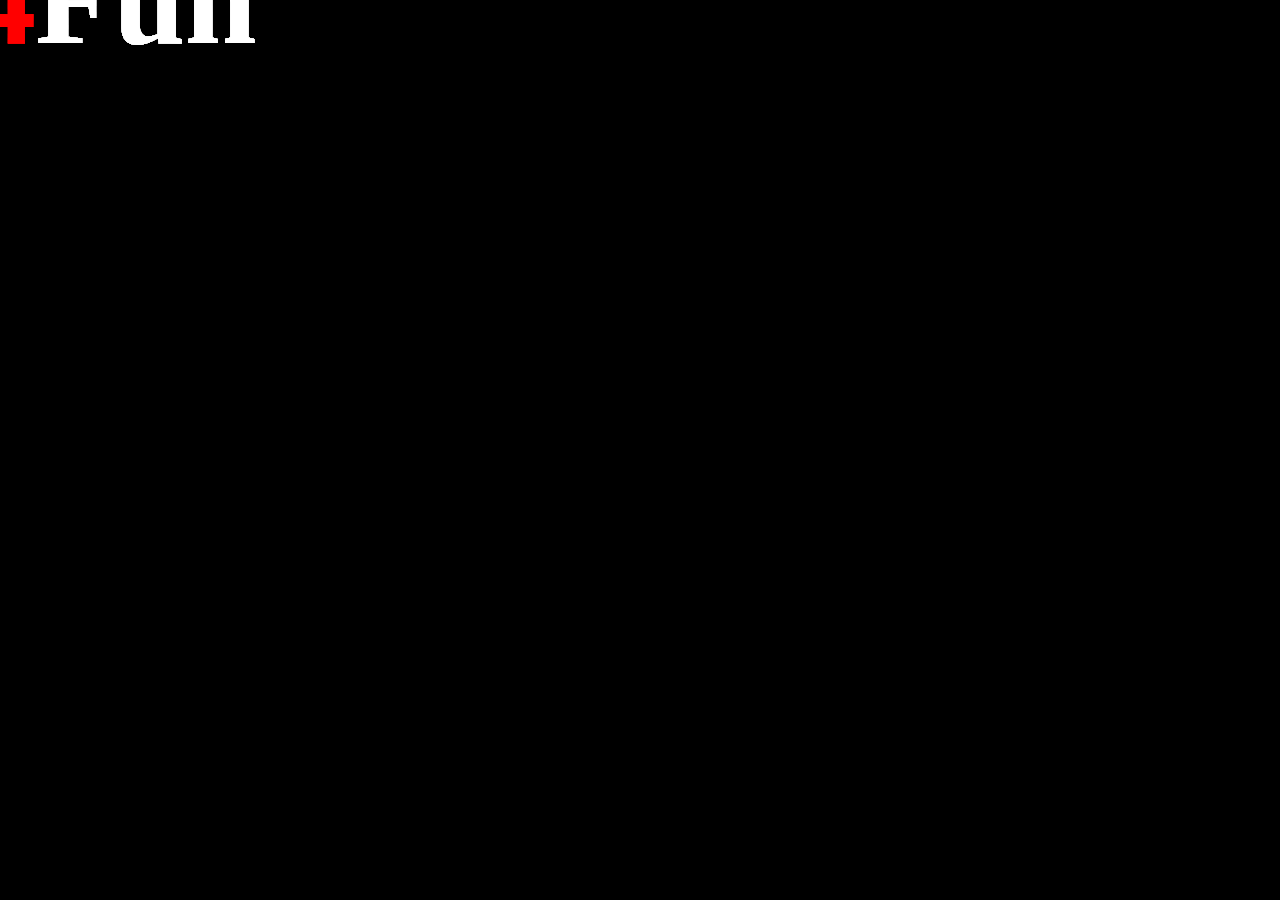
<file: 3d-twirl-effect/index.html>
<!DOCTYPE html>
<html lang="en">
  <head>
    <meta charset="UTF-8" />
    <meta http-equiv="X-UA-Compatible" content="IE=edge" />
    <meta name="viewport" content="width=device-width, initial-scale=1.0" />
    <link rel="stylesheet" href="./style.css" />
    <title>3D Twirl Effect</title>
  </head>
  <body>
    <div class="text"></div>

    <script src="https://cdnjs.cloudflare.com/ajax/libs/gsap/3.6.0/gsap.min.js"></script>
    <script src="./script.js"></script>
  </body>
</html>
</file>
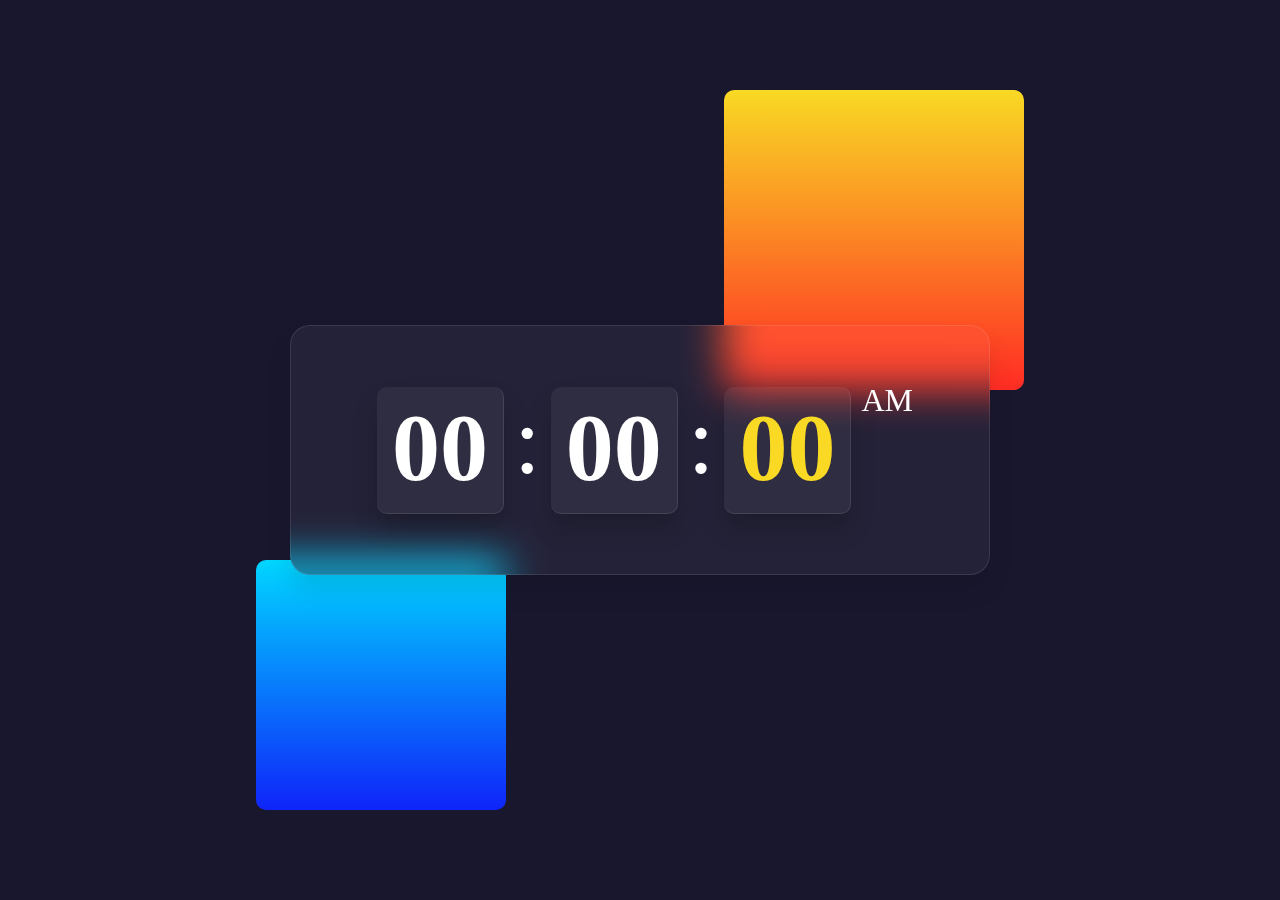
<file: glassmorphism-clock/index.html>
<!DOCTYPE html>
<html lang="en">
  <head>
    <meta charset="UTF-8" />
    <meta http-equiv="X-UA-Compatible" content="IE=edge" />
    <meta name="viewport" content="width=device-width, initial-scale=1.0" />
    <link rel="stylesheet" href="./style.css" />
    <title>Glassmorphism Digital Clock</title>
  </head>
  <body>
    <section>
      <div class="clock">
        <div class="container">
          <h2 id="hour">00</h2>
          <span class="dot">:</span>
          <h2 id="minutes">00</h2>
          <span class="dot">:</span>
          <h2 id="seconds">00</h2>
          <span id="ampm">AM</span>
        </div>
      </div>
    </section>
    <script src="./script.js"></script>
  </body>
</html>
</file>
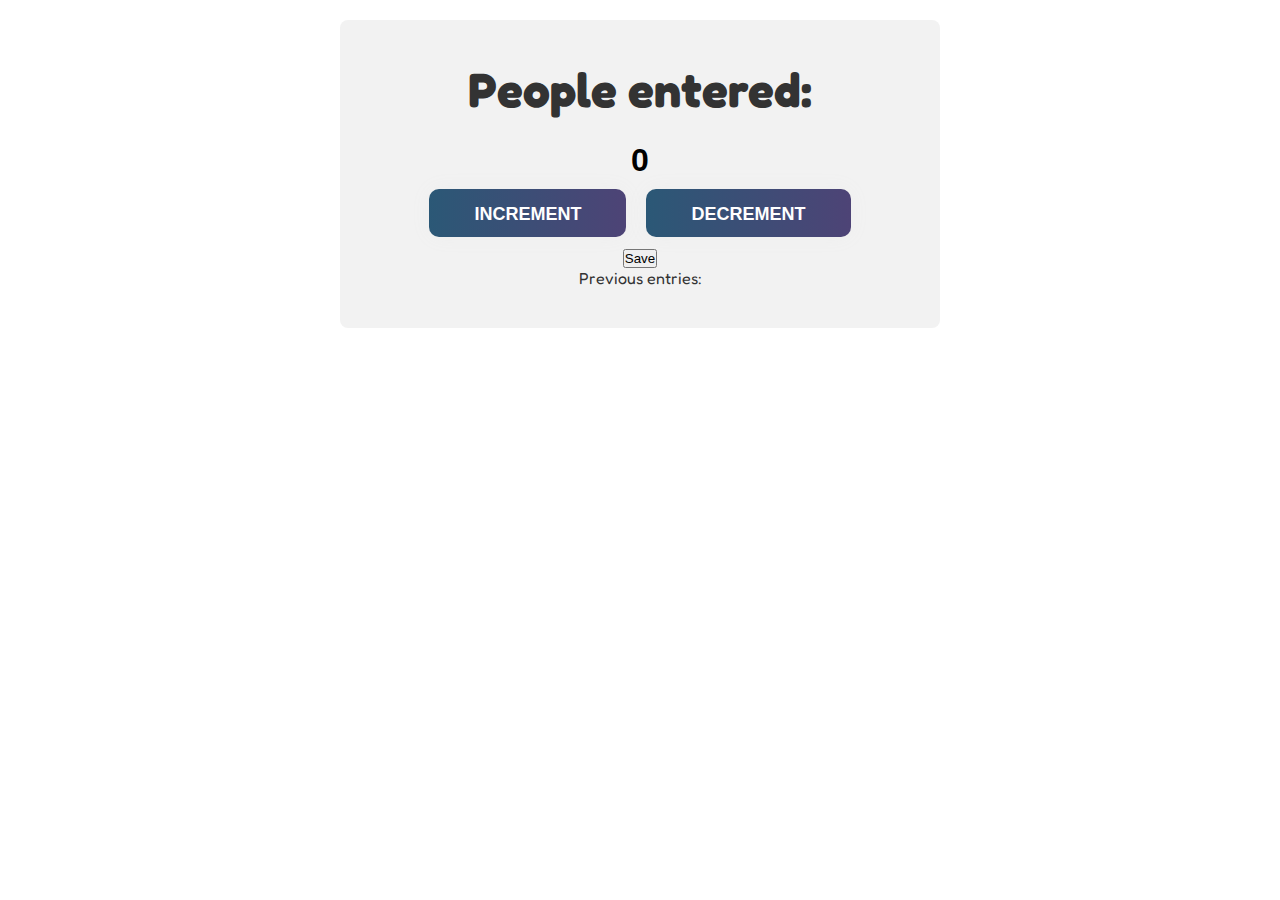
<file: passenger-counter/index.html>
<!DOCTYPE html>
<html lang="en">
  <head>
    <meta charset="UTF-8" />
    <meta http-equiv="X-UA-Compatible" content="IE=edge" />
    <meta name="viewport" content="width=device-width, initial-scale=1.0" />
    <link rel="preconnect" href="https://fonts.gstatic.com" />
    <link
      href="https://fonts.googleapis.com/css2?family=Fredoka+One&display=swap"
      rel="stylesheet"
    />
    <link rel="stylesheet" href="./style.css" />
    <title>Passenger counter</title>
  </head>
  <body>
    <main class="main">
      <h1>People entered:</h1>
      <label for="count"></label>
      <input type="text" id="count" value="0" />
      <section class="buttons">
        <button id="increment">increment</button>
        <button id="decrement">decrement</button>
      </section>
      <button id="save">Save</button>
      <p id="save-el">Previous entries:</p>
    </main>
    <script src="./index.js"></script>
  </body>
</html>
</file>
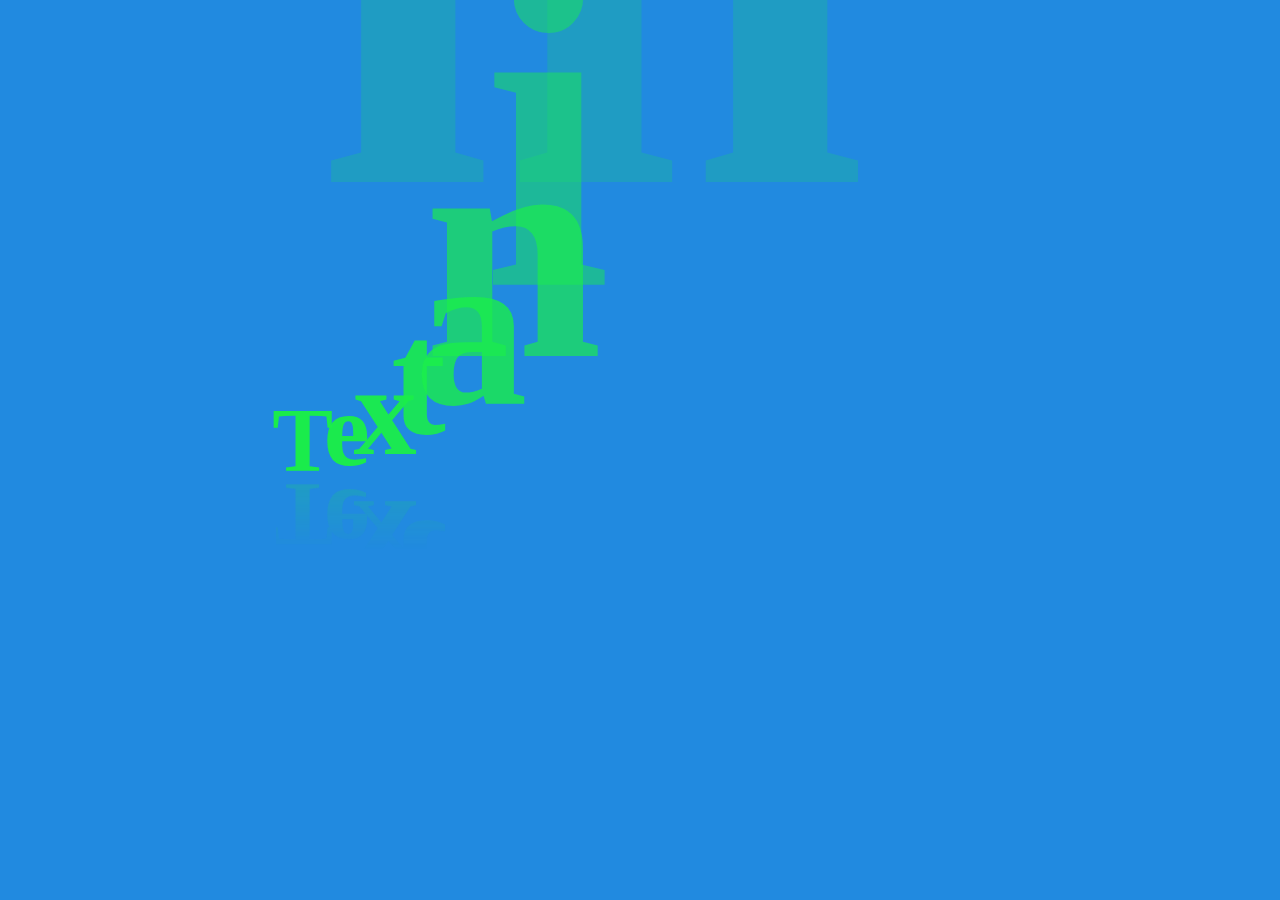
<file: text-animation-effect/index.html>
<!DOCTYPE html>
<html lang="en">
  <head>
    <meta charset="UTF-8" />
    <meta http-equiv="X-UA-Compatible" content="IE=edge" />
    <meta name="viewport" content="width=device-width, initial-scale=1.0" />
    <link rel="stylesheet" href="./style.css" />
    <title>Text animation effect with Anime.JS</title>
  </head>
  <body>
    <section>
      <h2 class="text">Text animation effect</h2>
    </section>
    <script src="./anime.min.js"></script>
    <script src="./script.js"></script>
  </body>
</html>
</file>
<file: 3d-twirl-effect/style.css>
*,
*::before,
*::after {
  margin: 0;
  padding: 0;
  box-sizing: border-box;
}

body {
  width: 100%;
  height: 100vh;
  background-color: #000;
  overflow: hidden;
}

.text {
  position: relative;
  width: 100%;
  height: 100%;
}

.textBox {
  position: absolute;
  transform: translate(-50%, -50%);
  display: flex;
  justify-content: center;
  align-items: center;
  color: #fff;
  font-size: 10vw;
  font-weight: 900;
  text-shadow: 0 5px 15px rgba(0, 0, 0, 0.1);
  cursor: default;
  user-select: none;
}

.textBox span {
  color: #f00;
}
</file>
<file: glassmorphism-clock/style.css>
* {
  margin: 0;
  padding: 0;
  box-sizing: border-box;
}

section {
  position: relative;
  width: 100%;
  height: 100vh;
  background-color: #19172e;
  display: flex;
  justify-content: center;
  align-items: center;
}

section::before {
  content: '';
  position: absolute;
  top: 10%;
  right: 20%;
  width: 300px;
  height: 300px;
  border-radius: 10px;
  background: linear-gradient(#f9d924, #ff2c24);
  animation: animate 5s ease-in-out infinite;
  animation-delay: -2.5s;
}

section::after {
  content: '';
  position: absolute;
  bottom: 10%;
  left: 20%;
  width: 250px;
  height: 250px;
  border-radius: 10px;
  background: linear-gradient(#01d6ff, #0f24f9);
  animation: animate 5s ease-in-out infinite;
}

@keyframes animate {
  0%,
  100% {
    transform: translateY(20px);
  }
  50% {
    transform: translateY(-20px);
  }
}

.clock {
  position: relative;
  width: 700px;
  height: 250px;
  background: rgba(255, 255, 255, 0.05);
  box-shadow: 0 15px 25px rgba(0, 0, 0, 0.1);
  border-radius: 20px;
  border: 1px solid rgba(255, 255, 255, 0.1);
  backdrop-filter: blur(20px);
  z-index: 1;
}

.container {
  display: flex;
  justify-content: center;
  align-items: center;
  height: 100%;
}

.container h2,
.dot {
  font-size: 6em;
  color: #fff;
}

.container h2:nth-child(odd) {
  padding: 5px 15px 10px;
  margin: 0 10px;
  border-radius: 10px;
  background: rgba(255, 255, 255, 0.05);
  box-shadow: 0 15px 25px rgba(0, 0, 0, 0.2);
  border-right: 1px solid rgba(255, 255, 255, 0.1);
  border-bottom: 1px solid rgba(255, 255, 255, 0.1);
}

.dot {
  padding-bottom: 20px;
}

#seconds {
  color: #f9d924;
}

#ampm {
  position: relative;
  top: -50px;
  font-size: 2em;
  color: #fff;
}
</file>
<file: passenger-counter/style.css>
*,
*::after,
*::before {
  box-sizing: border-box;
  margin: 0;
  padding: 0;
}

body {
  font-family: 'Fredoka One', cursive;
  color: #333;
}

.main {
  max-width: 600px;
  margin: 20px auto;
  padding: 40px 15px;
  background: #f2f2f2;
  border-radius: 8px;
  text-align: center;
}

h1 {
  font-size: 3em;
  margin-bottom: 0.5em;
}

h3 {
  font-size: 2em;
}

.buttons {
  display: flex;
  align-items: center;
  justify-content: center;
}

.buttons button {
  height: 48px;
  margin: 10px;
  padding: 15px 45px;
  background-image: linear-gradient(
    to right,
    #2b5876 0%,
    #4e4376 51%,
    #2b5876 100%
  );
  background-size: 200% auto;
  color: #fff;
  border: none;
  border-radius: 10px;
  box-shadow: 0 0 20px #eee;
  text-transform: uppercase;
  font-size: 1.125rem;
  font-weight: bold;
  transition: 0.5s;
  cursor: pointer;
}

.buttons button:hover {
  background-position: right center; /* change the direction of the change here */
}

.buttons button:disabled {
  opacity: 0.5;
  cursor: not-allowed;
}

input {
  border: none;
  background: transparent;
  font-size: 2rem;
  font-weight: bold;
  text-align: center;
}
</file>
<file: text-animation-effect/style.css>
* {
  margin: 0;
  padding: 0;
  box-sizing: border-box;
}

section {
  position: relative;
  display: flex;
  justify-content: center;
  align-items: center;
  min-height: 100vh;
  background-color: #218ae0;
}

.text {
  position: relative;
  font-size: 5em;
  color: #1bee49;
  -webkit-box-reflect: below -0.46em linear-gradient(transparent, #0004);
}

.text span {
  position: relative;
  display: inline-block;
}
</file>
